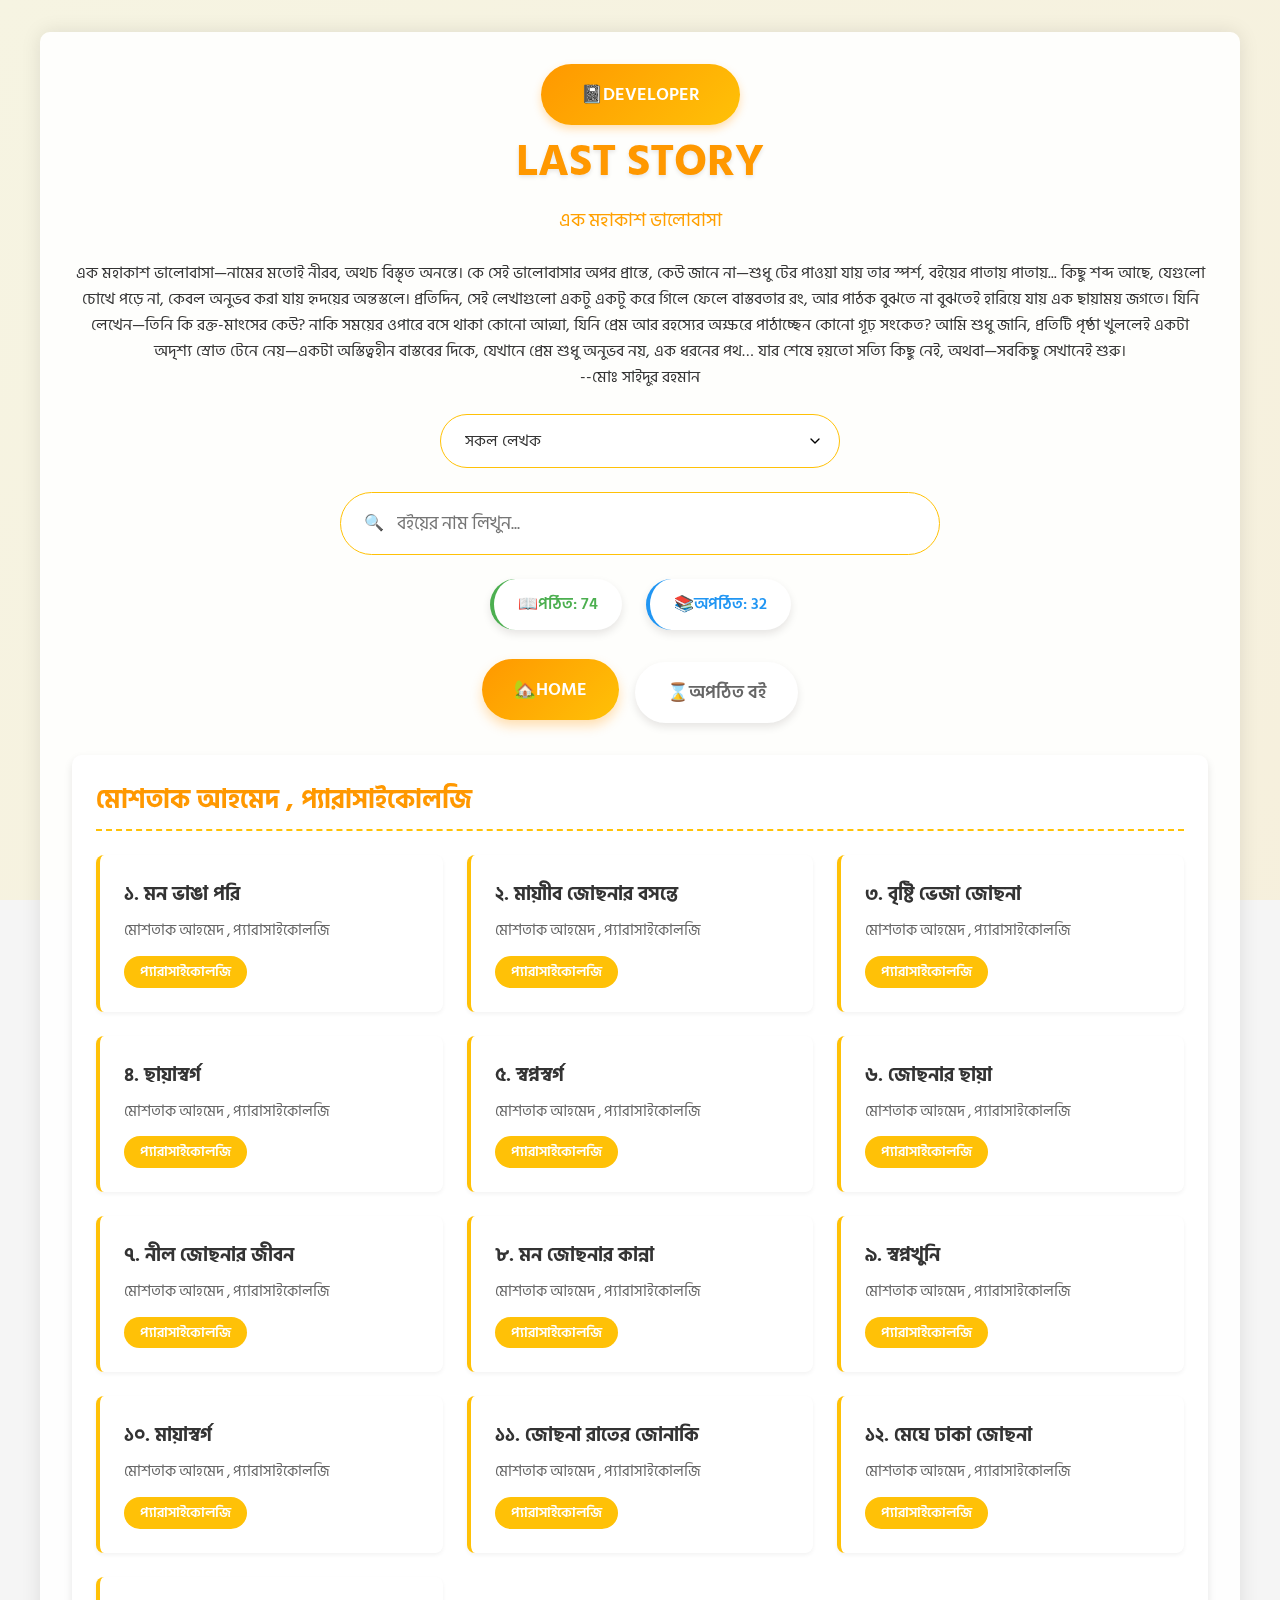
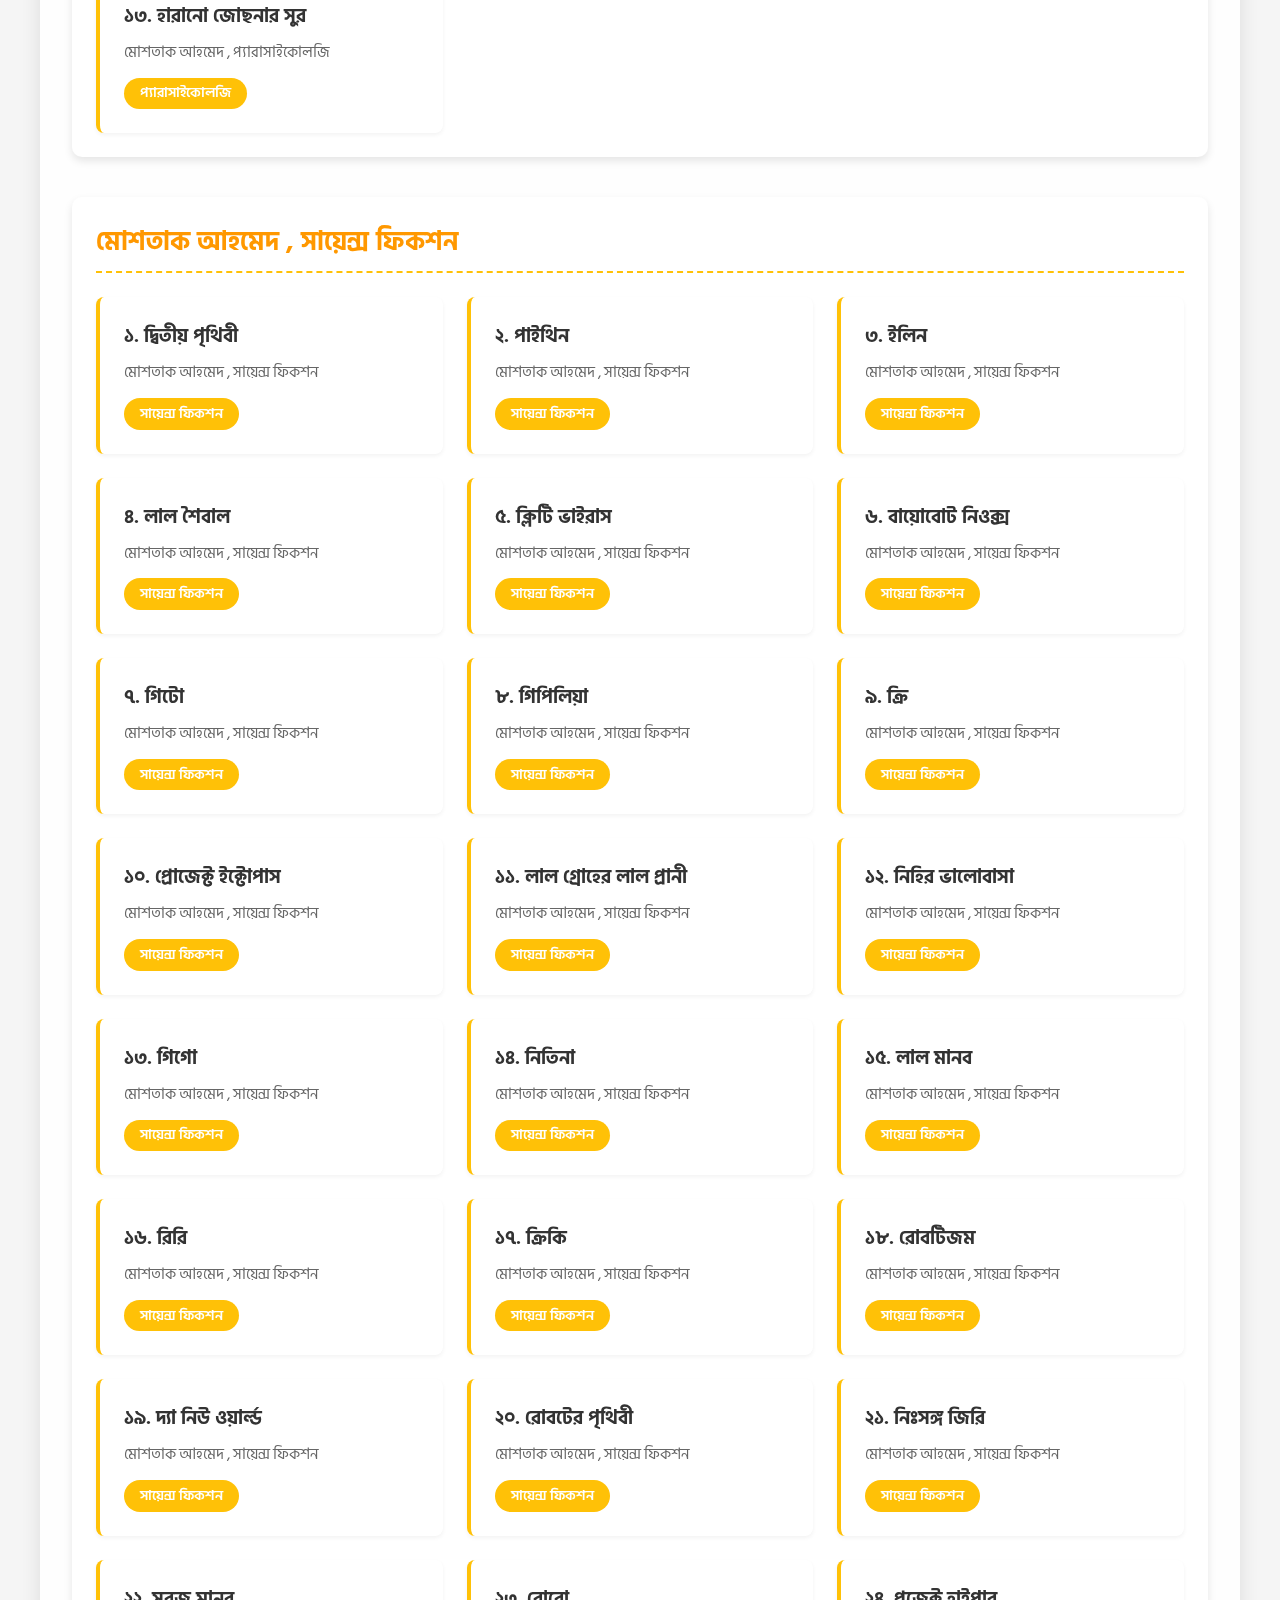
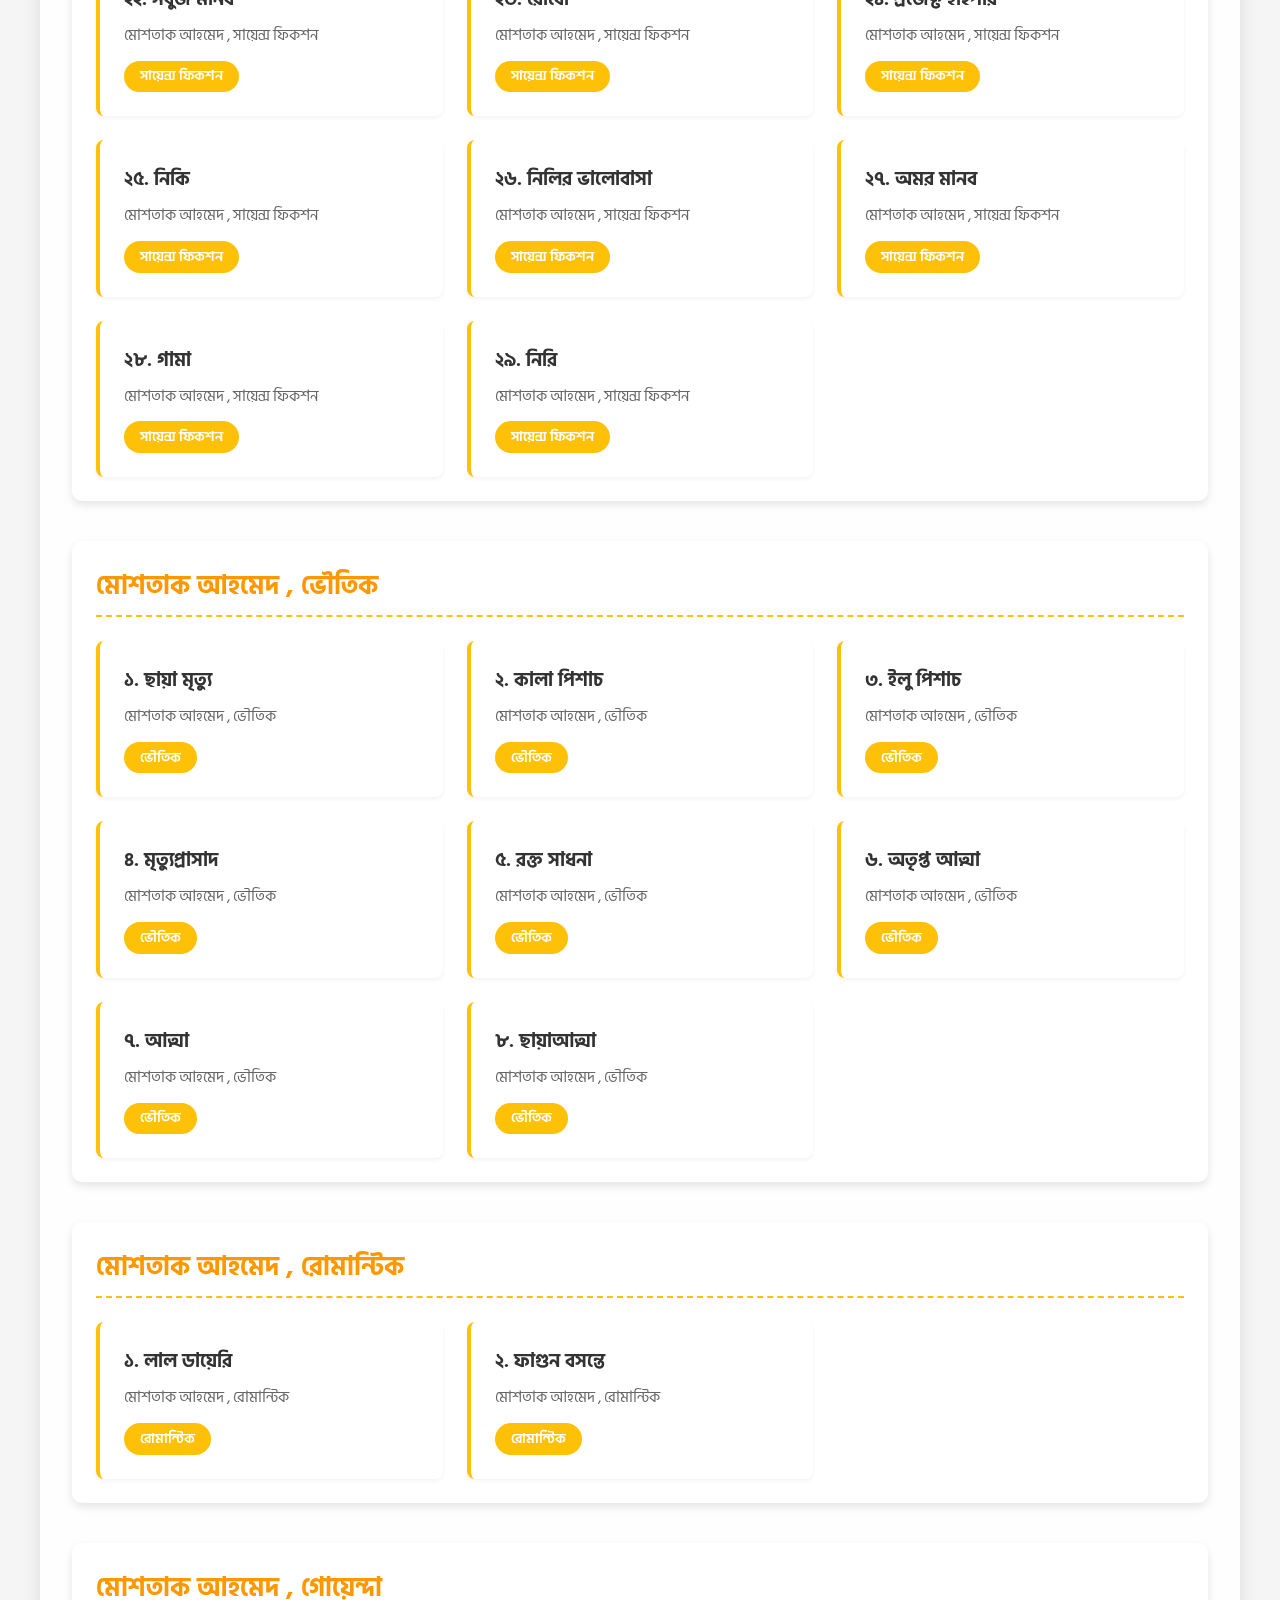
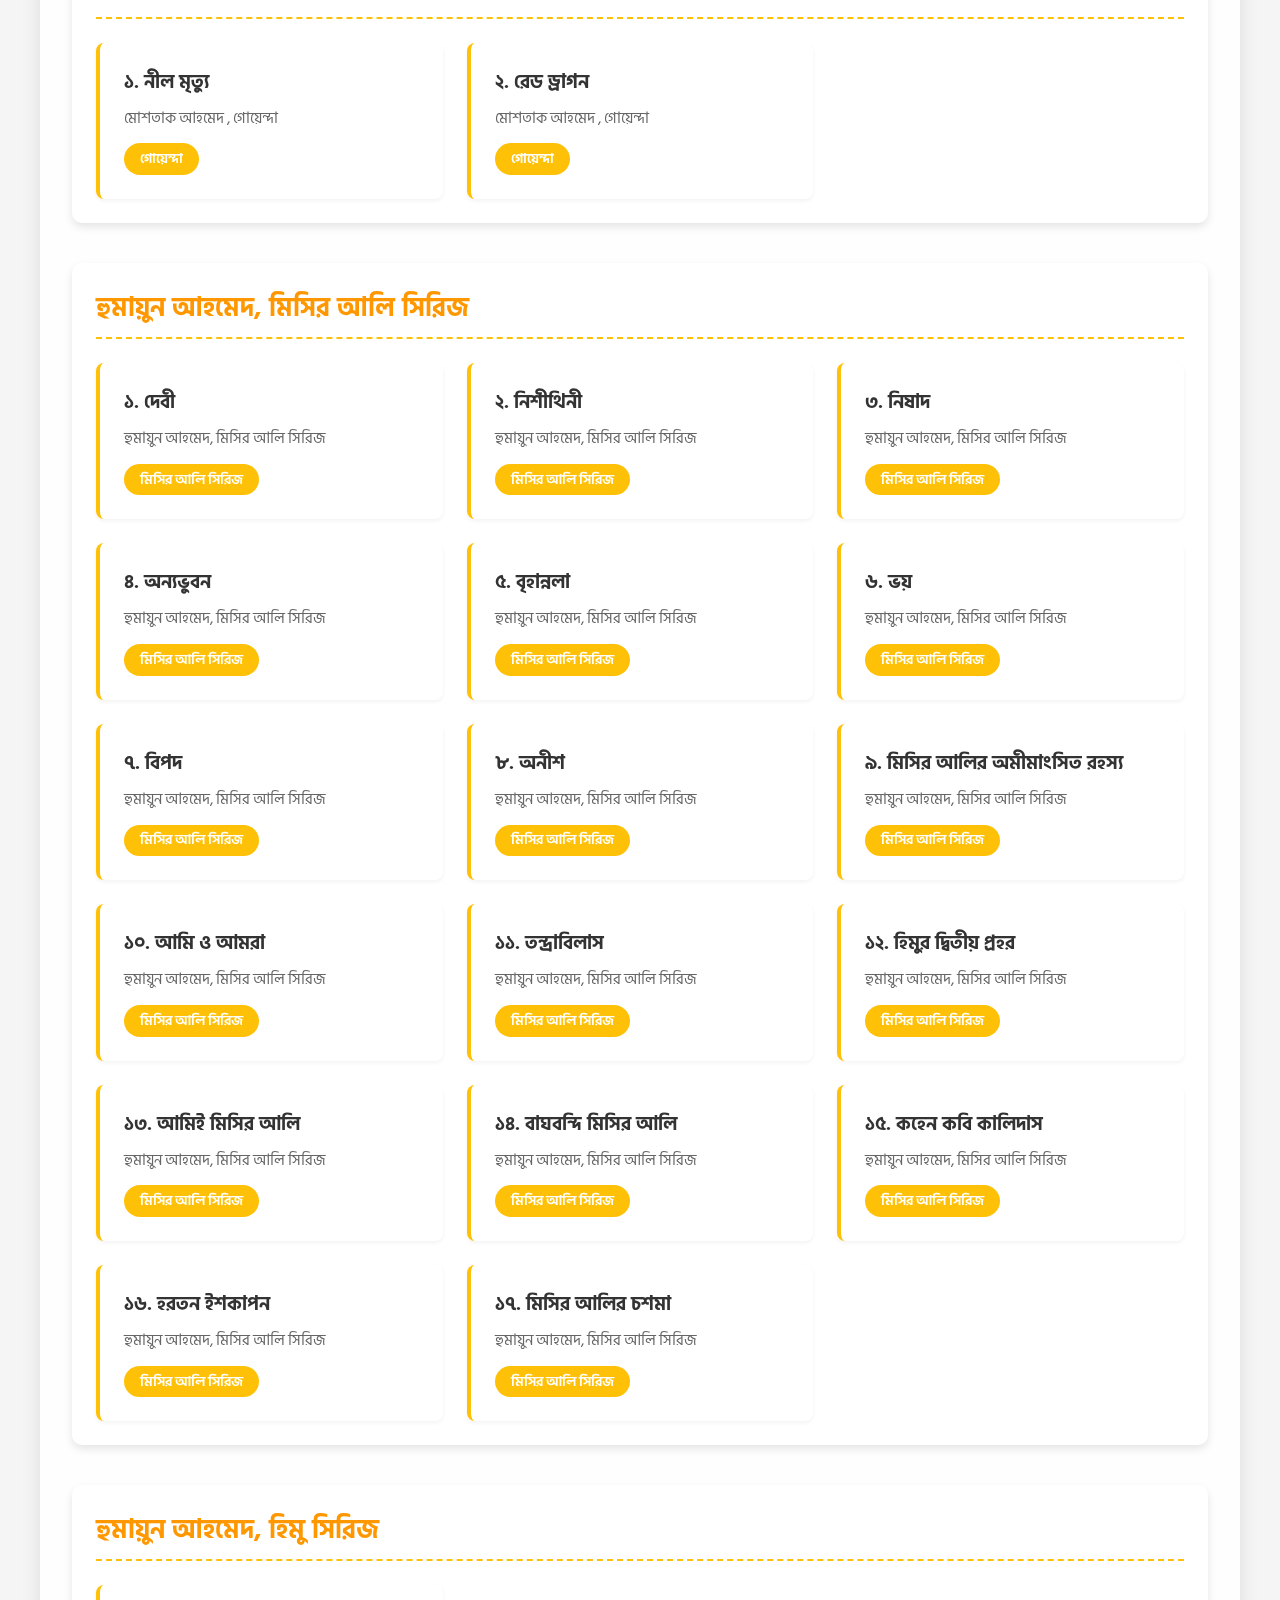
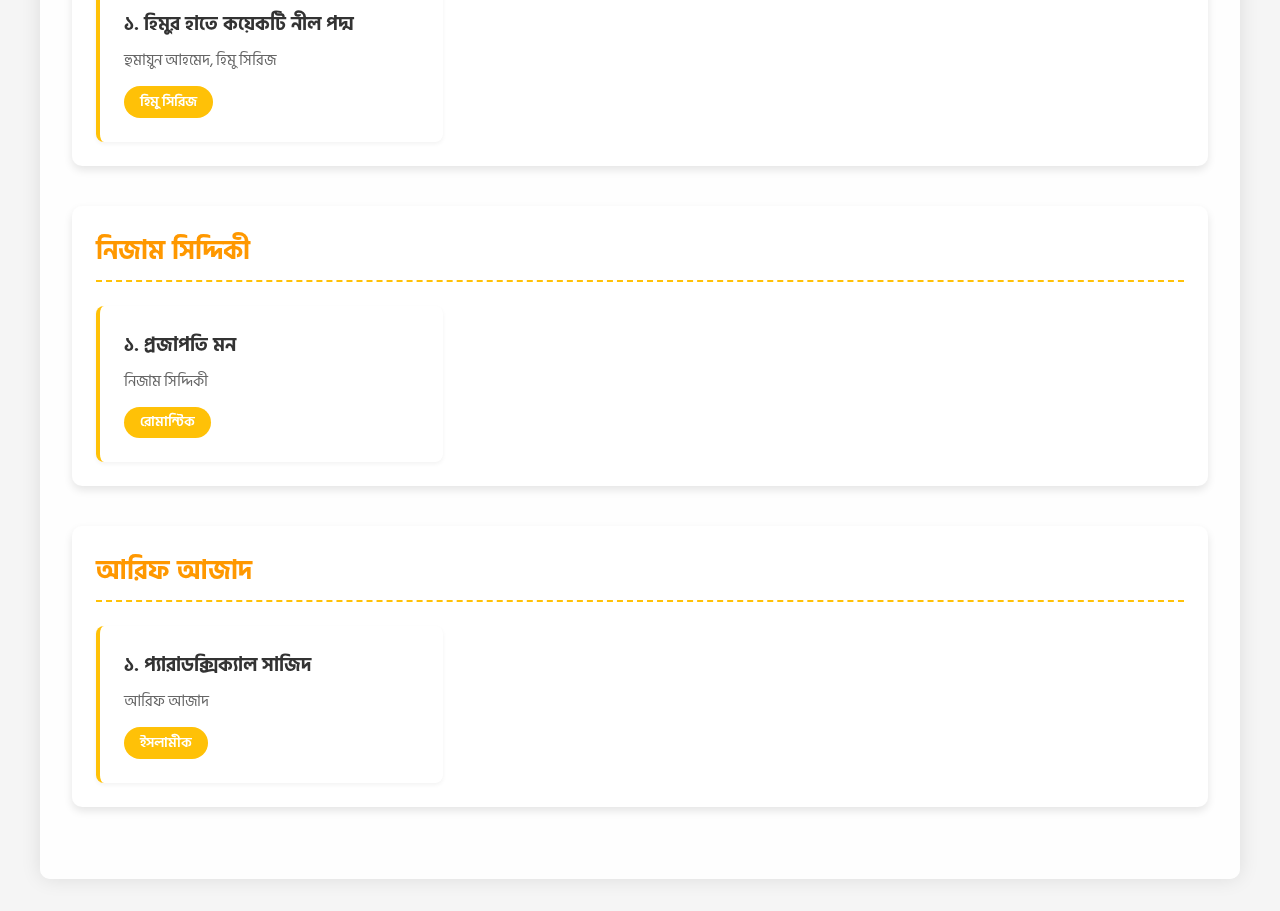
<file: index.html>
<!DOCTYPE html>
<html lang="bn">
<head>
    <meta charset="UTF-8">
    <meta name="viewport" content="width=device-width, initial-scale=1.0">
    <title>LAST STORY</title>
    <link rel="stylesheet" href="style.css">
    <meta name="theme-color" content="#4A90E2">
    <link rel="manifest" href="manifest.json">
    <link rel="icon" type="image/png" sizes="192x192" href="icon-192.png">
    <link rel="icon" type="image/png" sizes="512x512" href="icon-512.png">
    <meta name="google" content="notranslate">
    <script>
      if ('serviceWorker' in navigator) {
        window.addEventListener('load', function() {
          navigator.serviceWorker.register('/service-worker.js');
        });
      }
    </script>
</head>
<body>
    <div class="glow-effect"></div>
    <div class="container">
        <header>
            <a href="games/index.html" class="demo-btn header-dev-btn">
                <span class="btn-icon">📓</span>
                <span>DEVELOPER</span>
            </a>
            <h1>LAST STORY</h1>
            <div class="tagline">এক মহাকাশ ভালোবাসা</div>
            <div class="neon-line">
                এক মহাকাশ ভালোবাসা—নামের মতোই নীরব, অথচ বিস্তৃত অনন্তে। কে সেই ভালোবাসার অপর প্রান্তে, কেউ জানে না—শুধু টের পাওয়া যায় তার স্পর্শ, বইয়ের পাতায় পাতায়... কিছু শব্দ আছে, যেগুলো চোখে পড়ে না, কেবল অনুভব করা যায় হৃদয়ের অন্তস্তলে। প্রতিদিন, সেই লেখাগুলো একটু একটু করে গিলে ফেলে বাস্তবতার রং, আর পাঠক বুঝতে না বুঝতেই হারিয়ে যায় এক ছায়াময় জগতে। যিনি লেখেন—তিনি কি রক্ত-মাংসের কেউ? নাকি সময়ের ওপারে বসে থাকা কোনো আত্মা, যিনি প্রেম আর রহস্যের অক্ষরে পাঠাচ্ছেন কোনো গূঢ় সংকেত? আমি শুধু জানি, প্রতিটি পৃষ্ঠা খুললেই একটা অদৃশ্য স্রোত টেনে নেয়—একটা অস্তিত্বহীন বাস্তবের দিকে, যেখানে প্রেম শুধু অনুভব নয়, এক ধরনের পথ… যার শেষে হয়তো সত্যি কিছু নেই, অথবা—সবকিছু সেখানেই শুরু। <br> <span class="author-signature">--মোঃ সাইদুর রহমান</span>
            </div>
            
            <div class="author-filter">
                <select id="authorDropdown">
                    <option value="">সকল লেখক</option>
                </select>
            </div>

            <div class="search-container">
                <div class="search-icon">🔍</div>
                <input type="text" class="search-box" id="searchInput" placeholder="বইয়ের নাম লিখুন...">
            </div>
            
            <div class="stats">
                <div class="stat-box read">
                    <span class="stat-icon">📖</span>
                    <span class="stat-text">পঠিত: <span id="readCount">0</span></span>
                </div>
                <div class="stat-box unread">
                    <span class="stat-icon">📚</span>
                    <span class="stat-text">অপঠিত: <span id="unreadCount">0</span></span>
                </div>
            </div>
        </header>

        <div class="tabs">
            <button class="tab-btn active" data-tab="read">
                <span class="tab-icon">🏡</span>
                <span>HOME</span>
            </button>
            <button class="tab-btn unread" data-tab="unread">
                <span class="tab-icon">⌛</span>
                <span>অপঠিত বই</span>
            </button>
        </div>

        <div id="read" class="tab-content active"></div>
        <div id="unread" class="tab-content unread-section"></div>

    </div>

    <script type="module" src="script.js"></script>
</body>
</html>
</file>
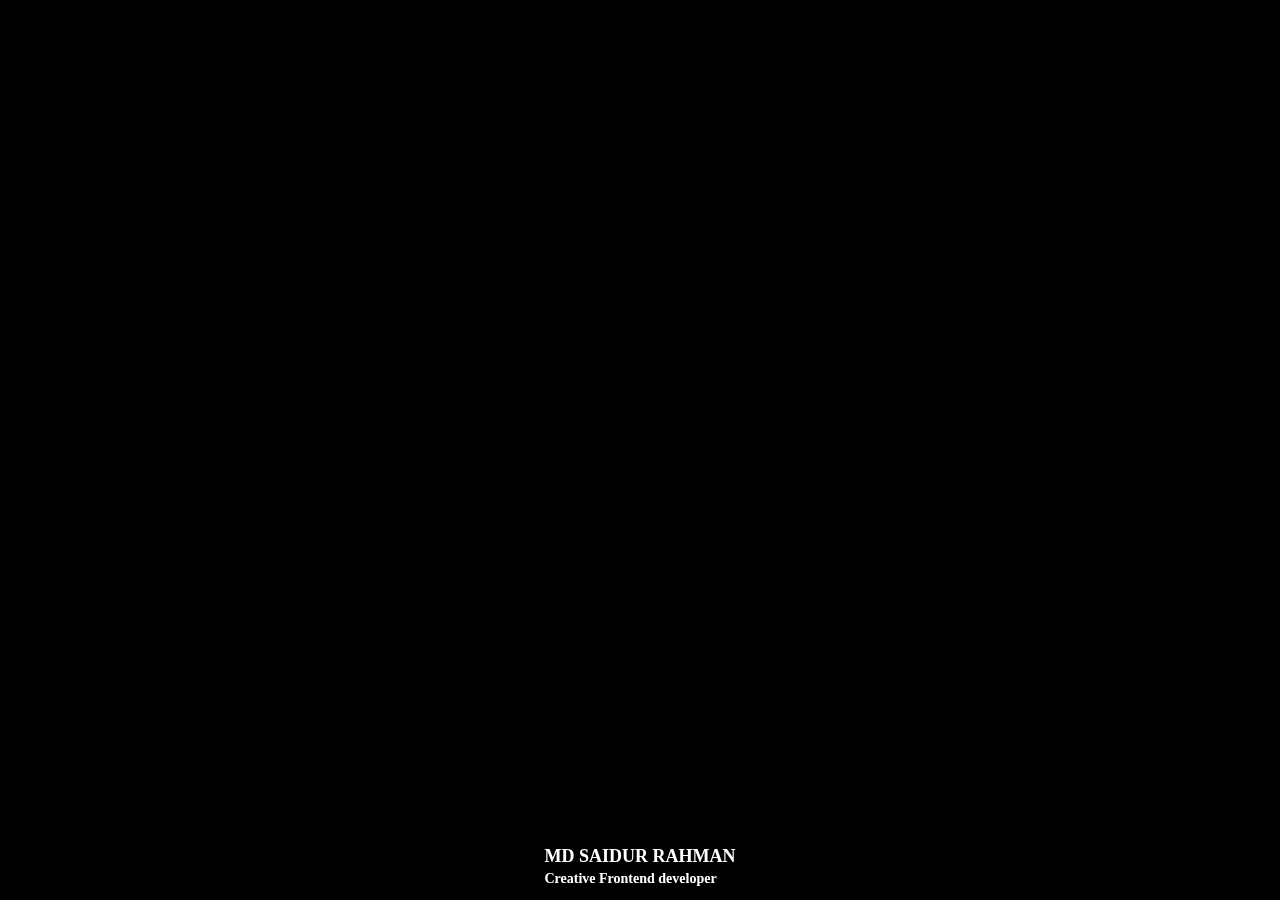
<file: games/index.html>
<!DOCTYPE html>
<html lang="en">
<head>
    <link rel="stylesheet" href="style.css">
    <meta charset="UTF-8">
    <meta name="viewport" content="width=device-width, initial-scale=1.0">
    <title>Document</title>
</head>
<body>
  
  <div id="magic"></div>
    <div class="playground">
      <h1 class="special">MD SAIDUR RAHMAN <br>
        <span class="minText">Creative Frontend developer</span></h1>
    </div>

  <script type="module" src="three.min.js"></script>

  <script type="x-shader/x-vertex" id="vertexshader">

        attribute float size;
        attribute vec3 customColor;
        varying vec3 vColor;
      
        void main() {
      
          vColor = customColor;
          vec4 mvPosition = modelViewMatrix * vec4( position, 1.0 );
          gl_PointSize = size * ( 300.0 / -mvPosition.z );
          gl_Position = projectionMatrix * mvPosition;
      
        }
      
  </script>
  <script type="x-shader/x-fragment" id="fragmentshader">
      
       uniform vec3 color;
       uniform sampler2D pointTexture;
      
       varying vec3 vColor;
      
       void main() {
      
         gl_FragColor = vec4( color * vColor, 1.0 );
         gl_FragColor = gl_FragColor * texture2D( pointTexture, gl_PointCoord );
      
       }
  </script>
      
  <script src="script.js"></script>
</body>
</html>
</file>
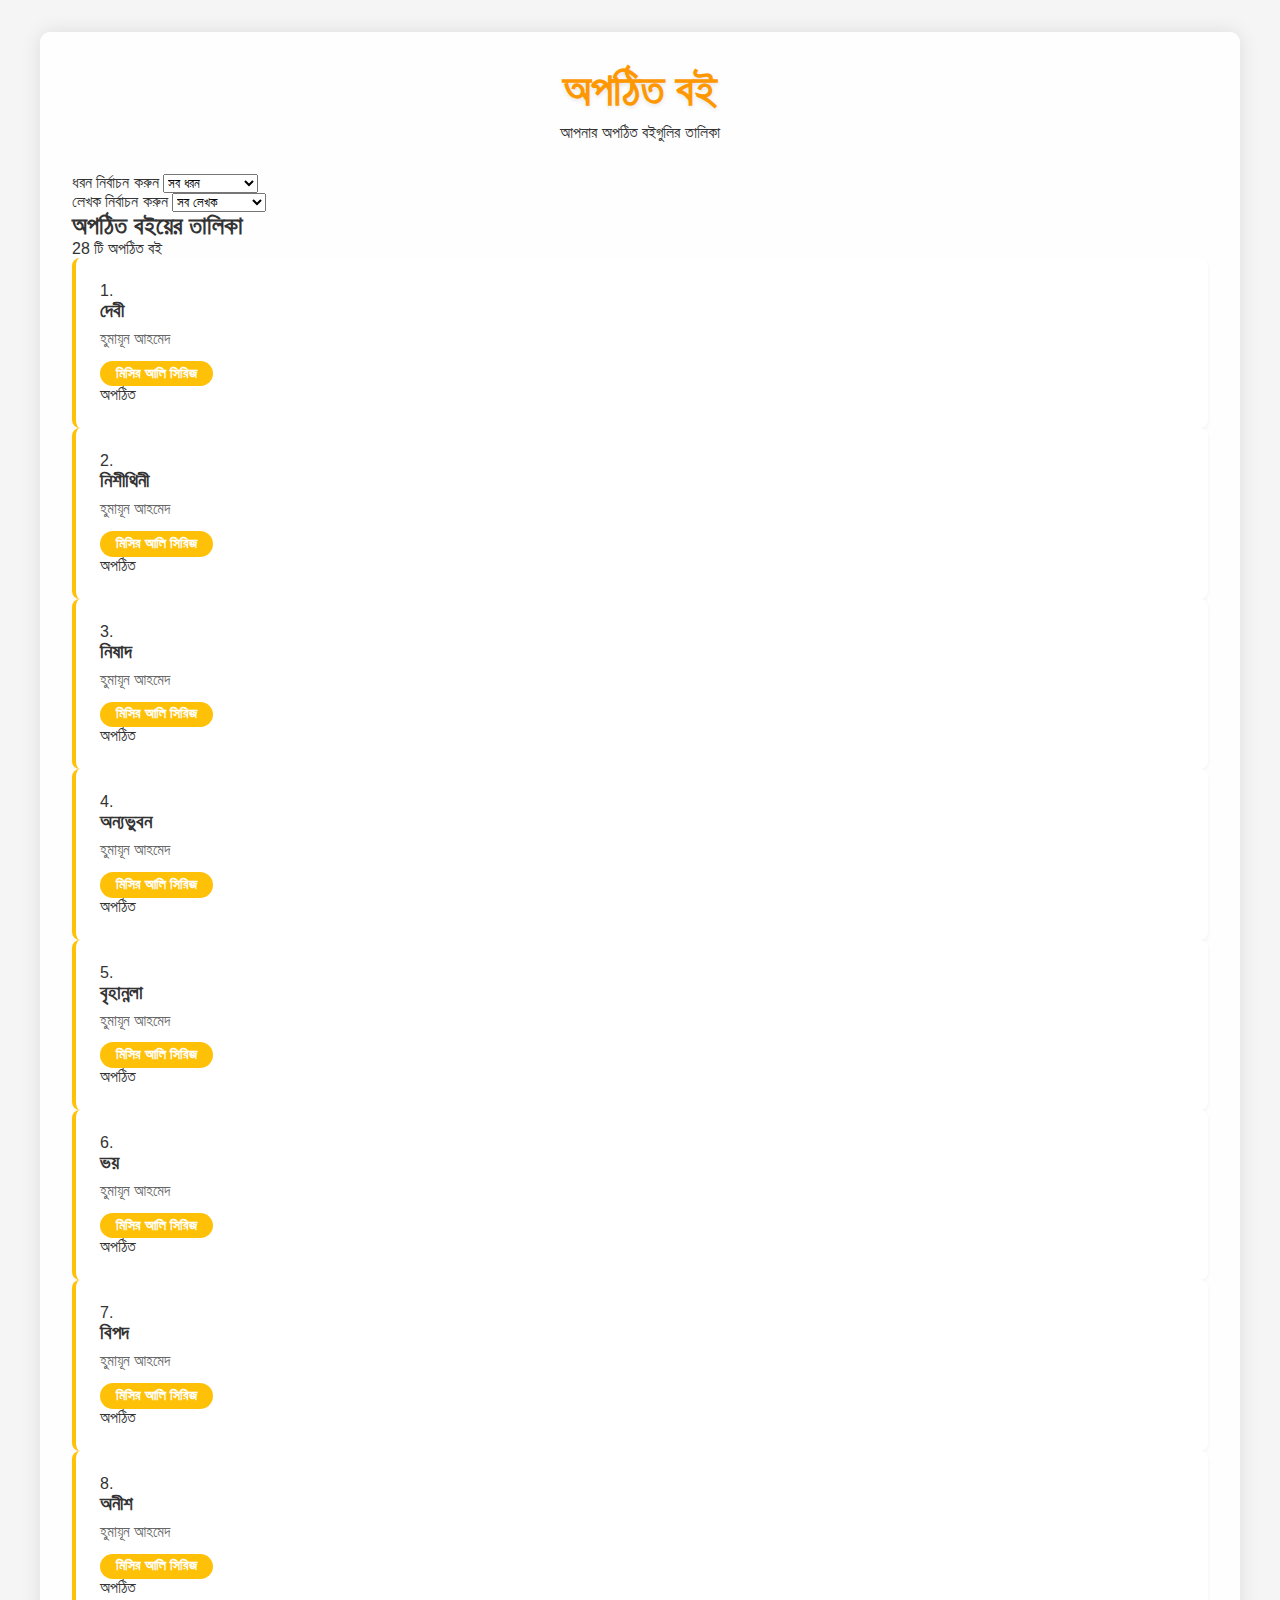
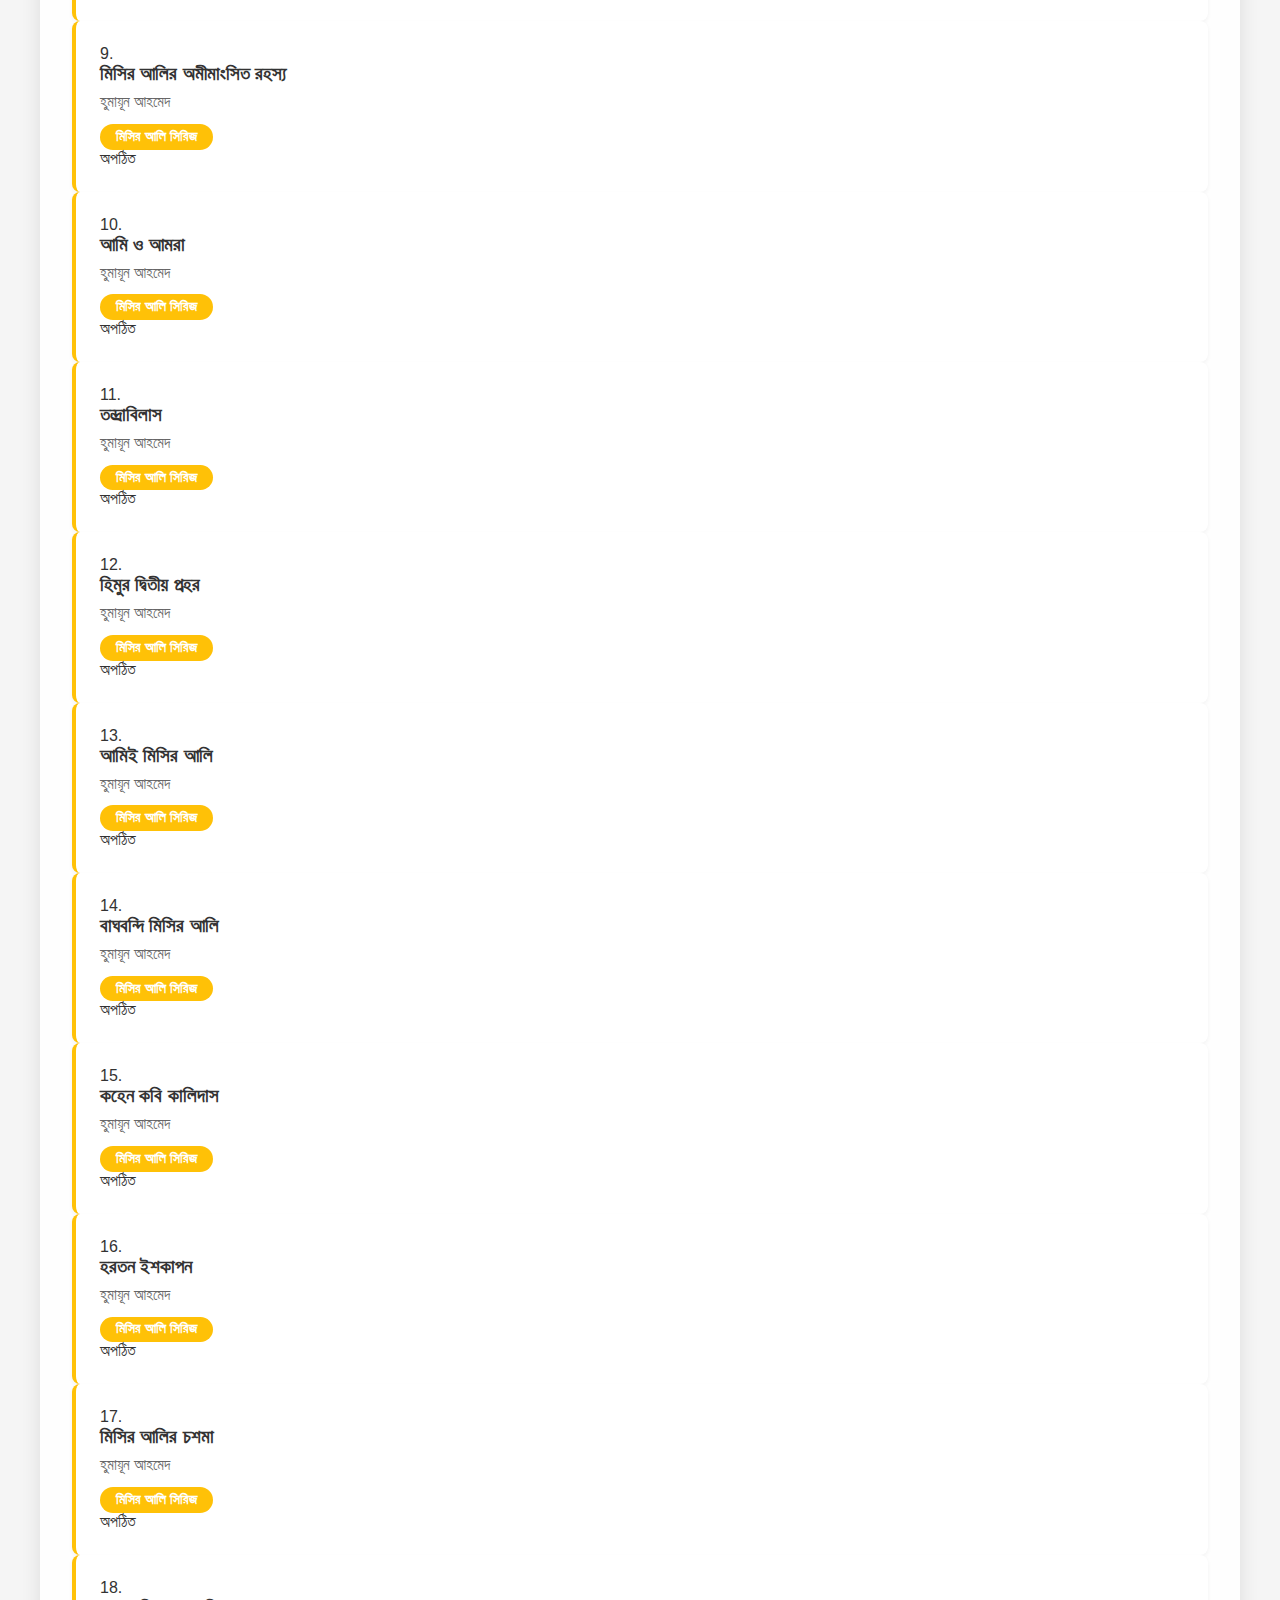
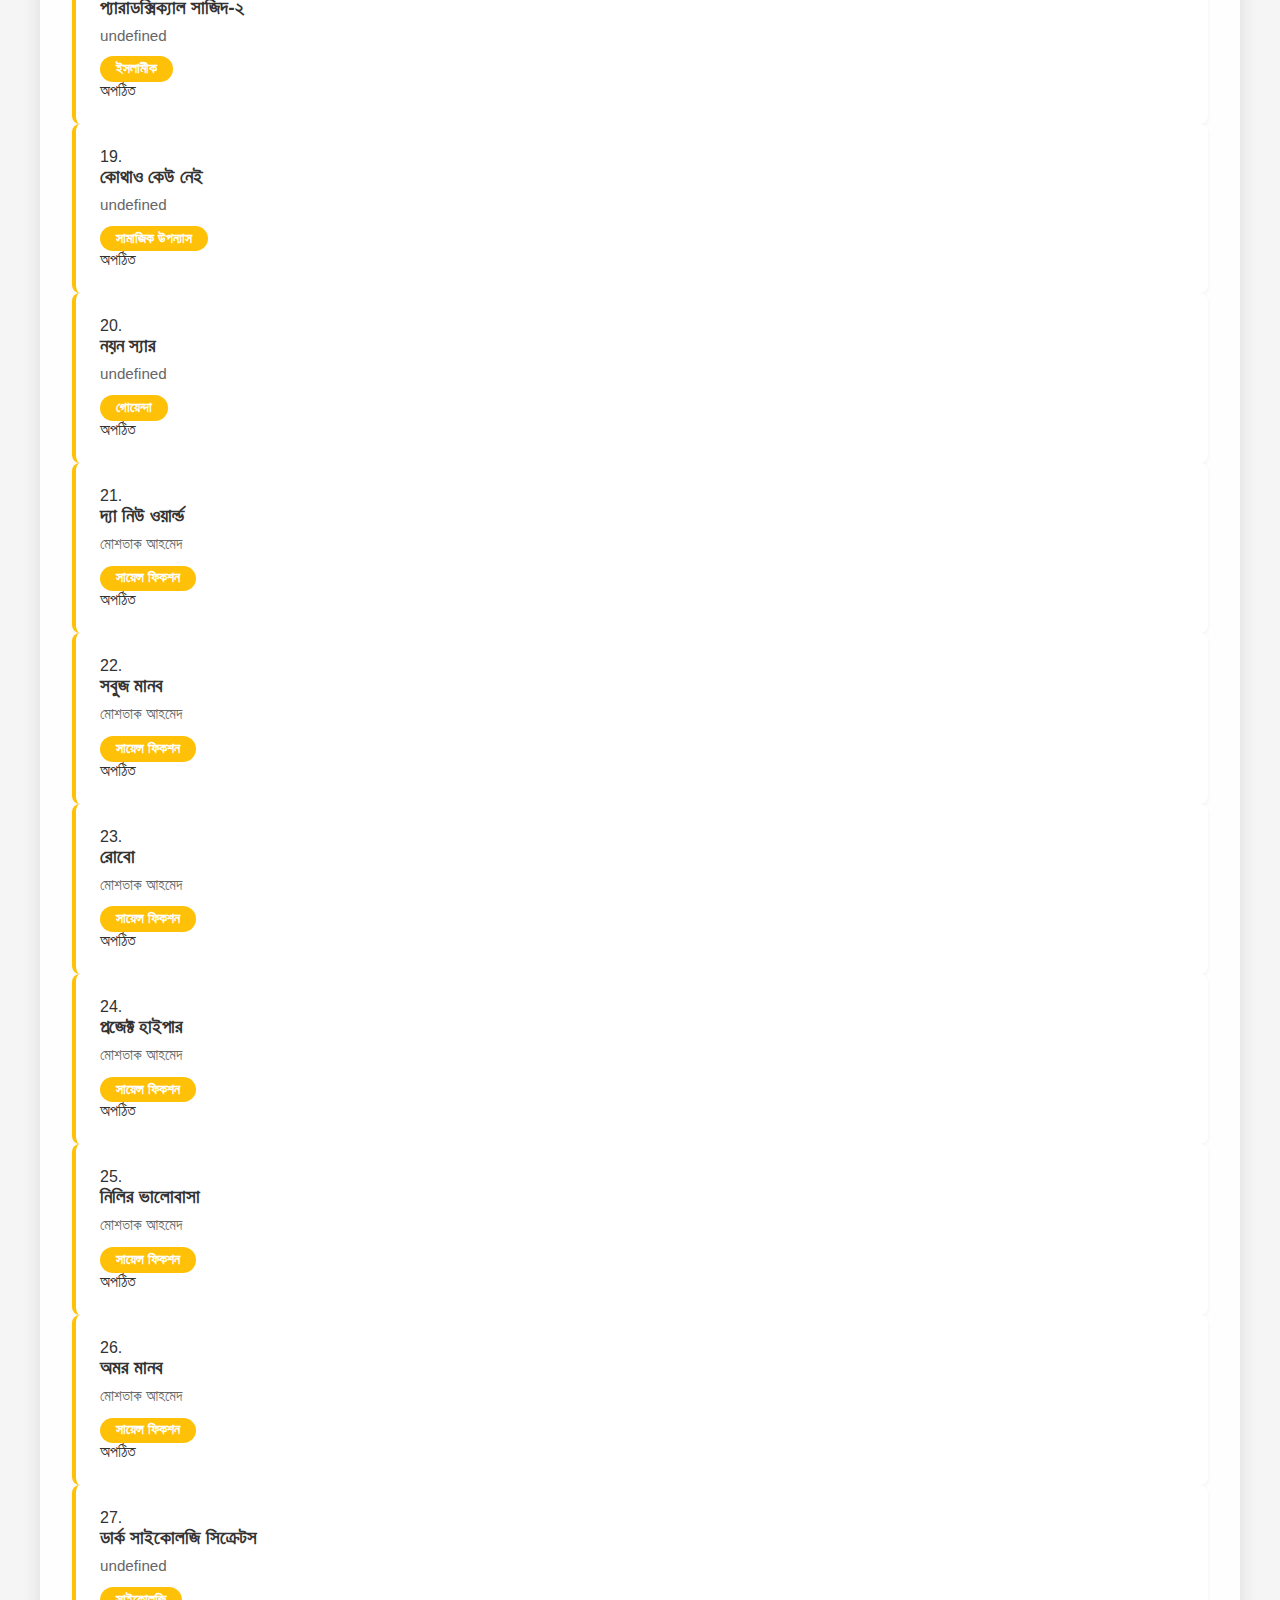
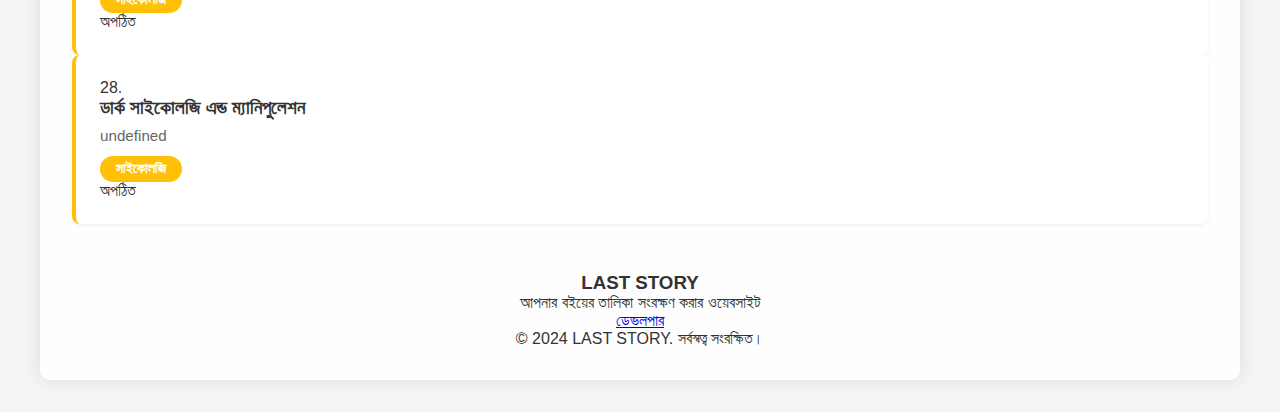
<file: unread.html>
<!DOCTYPE html>
<html lang="bn" translate="no">
<head>
    <meta charset="UTF-8">
    <meta name="viewport" content="width=device-width, initial-scale=1.0">
    <meta name="google" content="notranslate">
    <meta name="google-site-verification" content="notranslate">
    <meta name="theme-color" content="#6b46c1">
    <meta name="apple-mobile-web-app-capable" content="yes">
    <meta name="apple-mobile-web-app-status-bar-style" content="default">
    <meta name="apple-mobile-web-app-title" content="LAST STORY">
    <link rel="manifest" href="manifest.json">
    <link rel="apple-touch-icon" href="icons/icon-192x192.png">
    <title>LAST STORY</title>
    <link rel="stylesheet" href="style.css">
    <link href="https://fonts.googleapis.com/css2?family=Noto+Sans+Bengali:wght@300;400;500;600;700&display=swap" rel="stylesheet">
    <link rel="stylesheet" href="https://cdnjs.cloudflare.com/ajax/libs/font-awesome/6.0.0/css/all.min.css">
</head>
<body translate="no" class="notranslate">
    <div class="container notranslate">
        <!-- Header -->
        <header class="header">
            <h1 class="site-title">
                <a href="index.html" class="back-link">
                    <i class="fas fa-arrow-left"></i>
                </a>
                অপঠিত বই
            </h1>
            <p class="subtitle">আপনার অপঠিত বইগুলির তালিকা</p>
        </header>

        <!-- Filter Section -->
        <section class="filter-section">
            <div class="filter-container">
                <div class="filter-group">
                    <label for="genreFilter" class="filter-label">
                        <i class="fas fa-tags"></i>
                        ধরন নির্বাচন করুন
                    </label>
                    <select id="genreFilter" class="filter-select">
                        <option value="">সব ধরন</option>
                    </select>
                </div>

                <div class="filter-group">
                    <label for="authorFilter" class="filter-label">
                        <i class="fas fa-user-edit"></i>
                        লেখক নির্বাচন করুন
                    </label>
                    <select id="authorFilter" class="filter-select">
                        <option value="">সব লেখক</option>
                    </select>
                </div>
            </div>
        </section>

        <!-- Unread Book List Section -->
        <section class="book-section">
            <div class="book-header">
                <h2 class="section-title">
                    <i class="fas fa-bookmark"></i>
                    অপঠিত বইয়ের তালিকা
                </h2>
                <div class="book-count">
                    <span id="unreadBookCount">0</span> টি অপঠিত বই
                </div>
            </div>

            <div class="book-grid" id="unreadBookGrid">
                <!-- Unread books will be dynamically loaded here -->
            </div>

            <div class="no-books" id="noUnreadBooks" style="display: none;">
                <i class="fas fa-bookmark"></i>
                <p>কোন অপঠিত বই নেই</p>
            </div>
        </section>

        <!-- Footer -->
        <footer class="footer">
            <div class="footer-content">
                <div class="footer-section">
                    <h3>LAST STORY</h3>
                    <p>আপনার বইয়ের তালিকা সংরক্ষণ করার ওয়েবসাইট</p>
                </div>
                <div class="footer-section">
                    <a href="../game/index.html" class="developer-btn">
                        <i class="fas fa-gamepad"></i>
                        ডেভলপার
                    </a>
                </div>
            </div>
            <div class="footer-bottom">
                <p>&copy; 2024 LAST STORY. সর্বস্বত্ব সংরক্ষিত।</p>
            </div>
        </footer>
    </div>

    <script src="unreadbook.js"></script>
    <script src="unread-script.js"></script>
</body>
</html>
</file>
<file: style.css>
@import url('https://fonts.googleapis.com/css2?family=Hind+Siliguri:wght@400;500;600;700&display=swap');

* {
    margin: 0;
    padding: 0;
    box-sizing: border-box;
    font-family: 'Hind Siliguri', sans-serif;
}

body {
    background-color: #f5f5f5;
    color: #333;
    min-height: 100vh;
    position: relative;
    overflow-x: hidden;
}

.glow-effect {
    position: fixed;
    top: 0;
    left: 0;
    width: 100%;
    height: 100%;
    background: linear-gradient(135deg, rgba(255,235,59,0.1) 0%, rgba(255,193,7,0.1) 100%);
    z-index: -1;
    animation: glow 8s ease infinite;
}

@keyframes glow {
    0% { opacity: 0.3; }
    50% { opacity: 0.6; }
    100% { opacity: 0.3; }
}

.container {
    max-width: 1200px;
    margin: 0 auto;
    padding: 2rem;
    background-color: rgba(255, 255, 255, 0.9);
    box-shadow: 0 0 20px rgba(0,0,0,0.1);
    border-radius: 10px;
    margin-top: 2rem;
    margin-bottom: 2rem;
}

header {
    text-align: center;
    margin-bottom: 2rem;
}

h1 {
    font-size: 2.8rem;
    color: #FF9800;
    margin-bottom: 0.5rem;
    text-shadow: 0 2px 4px rgba(0,0,0,0.1);
}

.tagline {
    font-size: 1.2rem;
    color: #FFA000;
    margin-bottom: 1.5rem;
}

.author-filter {
    margin: 1.5rem auto;
    width: 100%;
    max-width: 400px;
}

.author-filter select {
    width: 100%;
    padding: 0.8rem 1.5rem;
    border: 1px solid #FFC107;
    border-radius: 50px;
    background-color: white;
    font-size: 1rem;
    color: #333;
    appearance: none;
    background-image: url("data:image/svg+xml;charset=UTF-8,%3csvg xmlns='http://www.w3.org/2000/svg' viewBox='0 0 24 24' fill='none' stroke='currentColor' stroke-width='2' stroke-linecap='round' stroke-linejoin='round'%3e%3cpolyline points='6 9 12 15 18 9'%3e%3c/polyline%3e%3c/svg%3e");
    background-repeat: no-repeat;
    background-position: right 1rem center;
    background-size: 1em;
    cursor: pointer;
}

.author-filter select:focus {
    outline: none;
    border-color: #FF9800;
    box-shadow: 0 0 0 2px rgba(255,152,0,0.2);
}

.search-container {
    margin: 1.5rem auto;
    width: 100%;
    max-width: 600px;
    position: relative;
}

.search-box {
    width: 100%;
    padding: 1rem 1.5rem 1rem 3.5rem;
    border: 1px solid #FFC107;
    border-radius: 50px;
    font-size: 1.1rem;
    background-color: white;
    transition: all 0.3s ease;
}

.search-box:focus {
    outline: none;
    border-color: #FF9800;
    box-shadow: 0 0 0 3px rgba(255,152,0,0.2);
}

.search-icon {
    position: absolute;
    left: 1.5rem;
    top: 50%;
    transform: translateY(-50%);
    color: #FFA000;
}

.stats {
    display: flex;
    justify-content: center;
    gap: 1.5rem;
    margin-top: 1.5rem;
    flex-wrap: wrap;
}

.stat-box {
    background-color: white;
    padding: 0.8rem 1.5rem;
    border-radius: 50px;
    box-shadow: 0 4px 8px rgba(0,0,0,0.1);
    font-weight: 600;
    display: flex;
    align-items: center;
    transition: all 0.3s ease;
}

.stat-box.read {
    color: #4CAF50;
    border-left: 4px solid #4CAF50;
}

.stat-box.unread {
    color: #2196F3;
    border-left: 4px solid #2196F3;
}

.tabs {
    display: flex;
    justify-content: center;
    margin-bottom: 2rem;
}

.tab-btn {
    padding: 1rem 2rem;
    background-color: white;
    border: none;
    font-size: 1.1rem;
    font-weight: 600;
    cursor: pointer;
    transition: all 0.3s ease;
    margin: 0 0.5rem;
    border-radius: 50px;
    box-shadow: 0 4px 8px rgba(0,0,0,0.1);
    color: #666;
    display: flex;
    align-items: center;
}

.tab-btn.active {
    background: linear-gradient(135deg, #FF9800 0%, #FFC107 100%);
    color: white;
    transform: translateY(-3px);
    box-shadow: 0 6px 12px rgba(255,152,0,0.3);
}

.tab-content {
    display: none;
    animation: fadeIn 0.5s ease;
}

@keyframes fadeIn {
    from { opacity: 0; transform: translateY(10px); }
    to { opacity: 1; transform: translateY(0); }
}

.tab-content.active {
    display: block;
}

.author-section {
    margin-bottom: 2.5rem;
    background-color: white;
    padding: 1.5rem;
    border-radius: 10px;
    box-shadow: 0 4px 8px rgba(0,0,0,0.1);
    transition: all 0.3s ease;
}

.author-section:hover {
    transform: translateY(-5px);
    box-shadow: 0 8px 16px rgba(0,0,0,0.1);
}

.author-name {
    font-size: 1.6rem;
    color: #FF9800;
    margin-bottom: 1.5rem;
    padding-bottom: 0.5rem;
    border-bottom: 2px dashed #FFC107;
}

.book-list {
    display: grid;
    grid-template-columns: repeat(auto-fill, minmax(280px, 1fr));
    gap: 1.5rem;
}

.book-card {
    background-color: white;
    padding: 1.5rem;
    border-radius: 8px;
    box-shadow: 0 2px 4px rgba(0,0,0,0.05);
    transition: all 0.3s ease;
    border-left: 4px solid #FFC107;
}

.book-card:hover {
    transform: translateY(-3px);
    box-shadow: 0 6px 12px rgba(0,0,0,0.1);
}

.book-title {
    font-weight: 700;
    font-size: 1.2rem;
    margin-bottom: 0.5rem;
    color: #333;
}

.book-author {
    color: #666;
    margin-bottom: 0.8rem;
    font-size: 0.95rem;
}

.book-genre {
    display: inline-block;
    background-color: #FFC107;
    color: white;
    padding: 0.3rem 1rem;
    border-radius: 50px;
    font-size: 0.85rem;
    font-weight: 600;
}

.unread-section .book-card {
    border-left: 4px solid #2196F3;
}

.unread-section .book-genre {
    background-color: #2196F3;
}

footer {
    text-align: center;
    margin-top: 3rem;
}

.demo-btn {
    background: linear-gradient(135deg, #FF9800 0%, #FFC107 100%);
    color: white;
    border: none;
    padding: 1rem 2.5rem;
    font-size: 1.1rem;
    border-radius: 50px;
    cursor: pointer;
    transition: all 0.3s ease;
    box-shadow: 0 4px 8px rgba(255,152,0,0.3);
    font-weight: 600;
    display: inline-flex;
    align-items: center;
    text-decoration: none;
}

.demo-btn:hover {
    transform: translateY(-3px);
    box-shadow: 0 8px 16px rgba(255,152,0,0.4);
}

@media (max-width: 768px) {
    .container {
        padding: 1.5rem;
    }
    
    h1 {
        font-size: 2rem;
    }
    
    .book-list {
        grid-template-columns: 1fr;
    }
    
    .tab-btn {
        padding: 0.8rem 1.2rem;
        font-size: 1rem;
    }
}

.no-results {
    text-align: center;
    padding: 3rem;
    background-color: white;
    border-radius: 10px;
    box-shadow: 0 4px 8px rgba(0,0,0,0.1);
    margin: 2rem 0;
}

.no-results-icon {
    font-size: 3rem;
    color: #FF9800;
    margin-bottom: 1rem;
}

.no-results-text {
    font-size: 1.2rem;
    color: #666;
}
</file>
<file: games/style.css>
@import url('https://fonts.googleapis.com/css2?family=Roboto&display=swap');
html, body { 
  
  margin: 0;
  height: 100%;
  overflow: hidden;
  font-family: 'Roboto' !important; 
  color: white;
  font-size: 9px;
}

#magic {

  position: fixed;
  width: 100%;
  height: 100vh;
  display: block;
  top: 0;
  left: 0;
  z-index: -9999;
}

.playground{

  position: fixed;
  width: 100%;
  height: 100vh;
  display: block;
  top: 0;
  left: 0;
  display: flex;
  flex-wrap: nowrap;
  flex-direction: column;
  justify-content: flex-end;
  align-items: center;

}
.minText{
  
  font-size: 14px;
}
</file>
